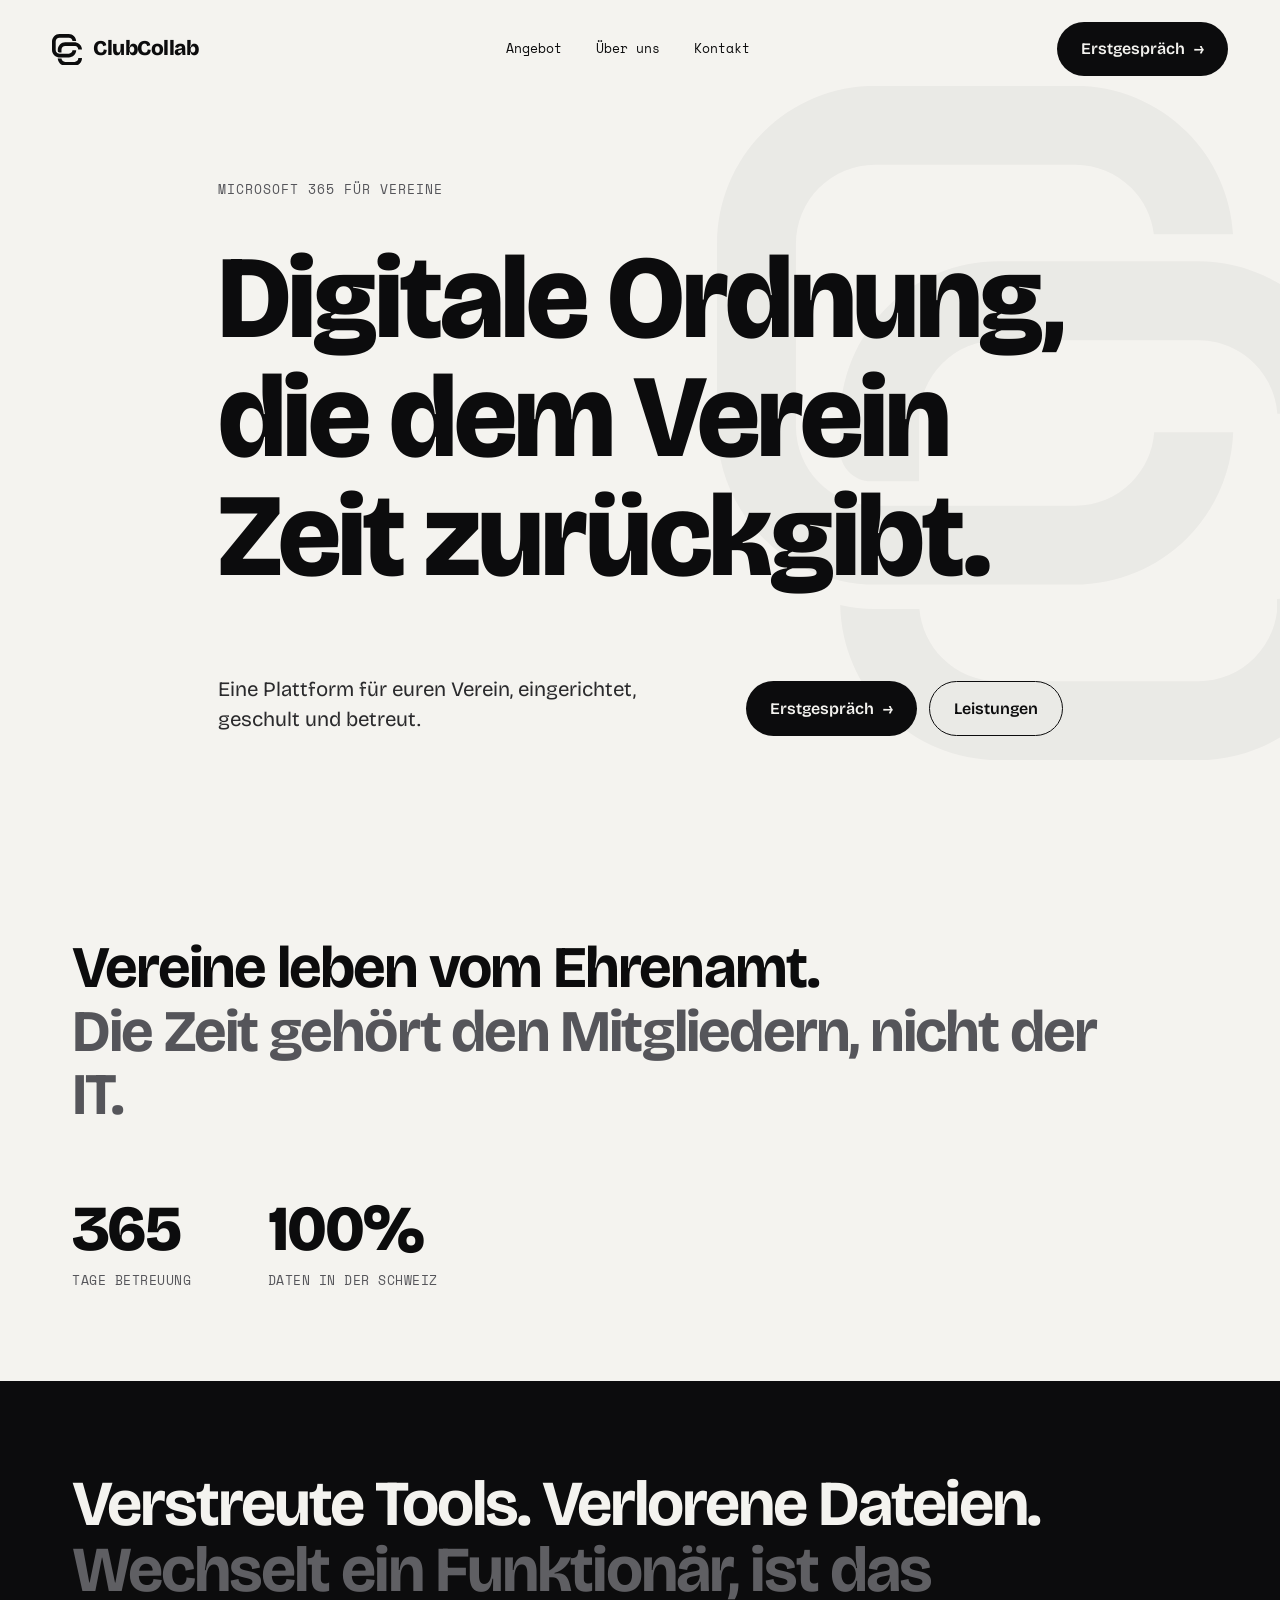
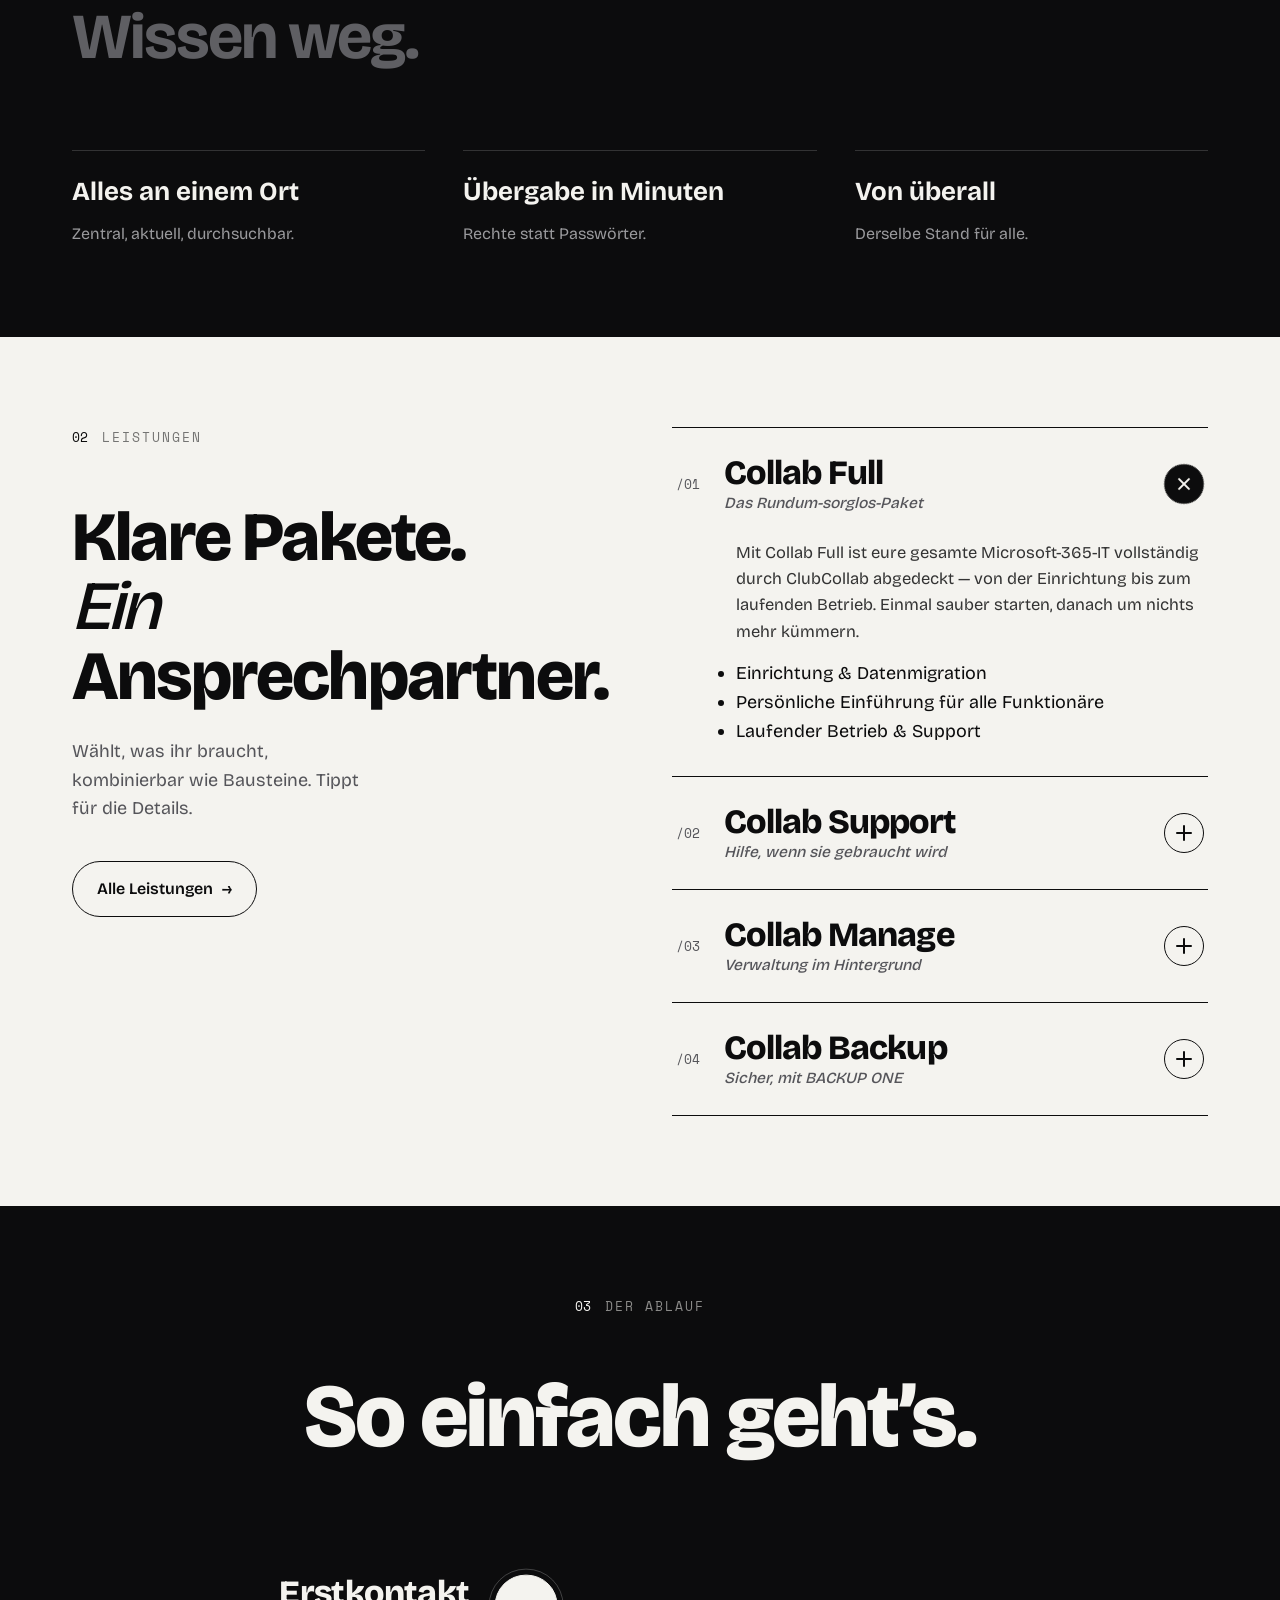
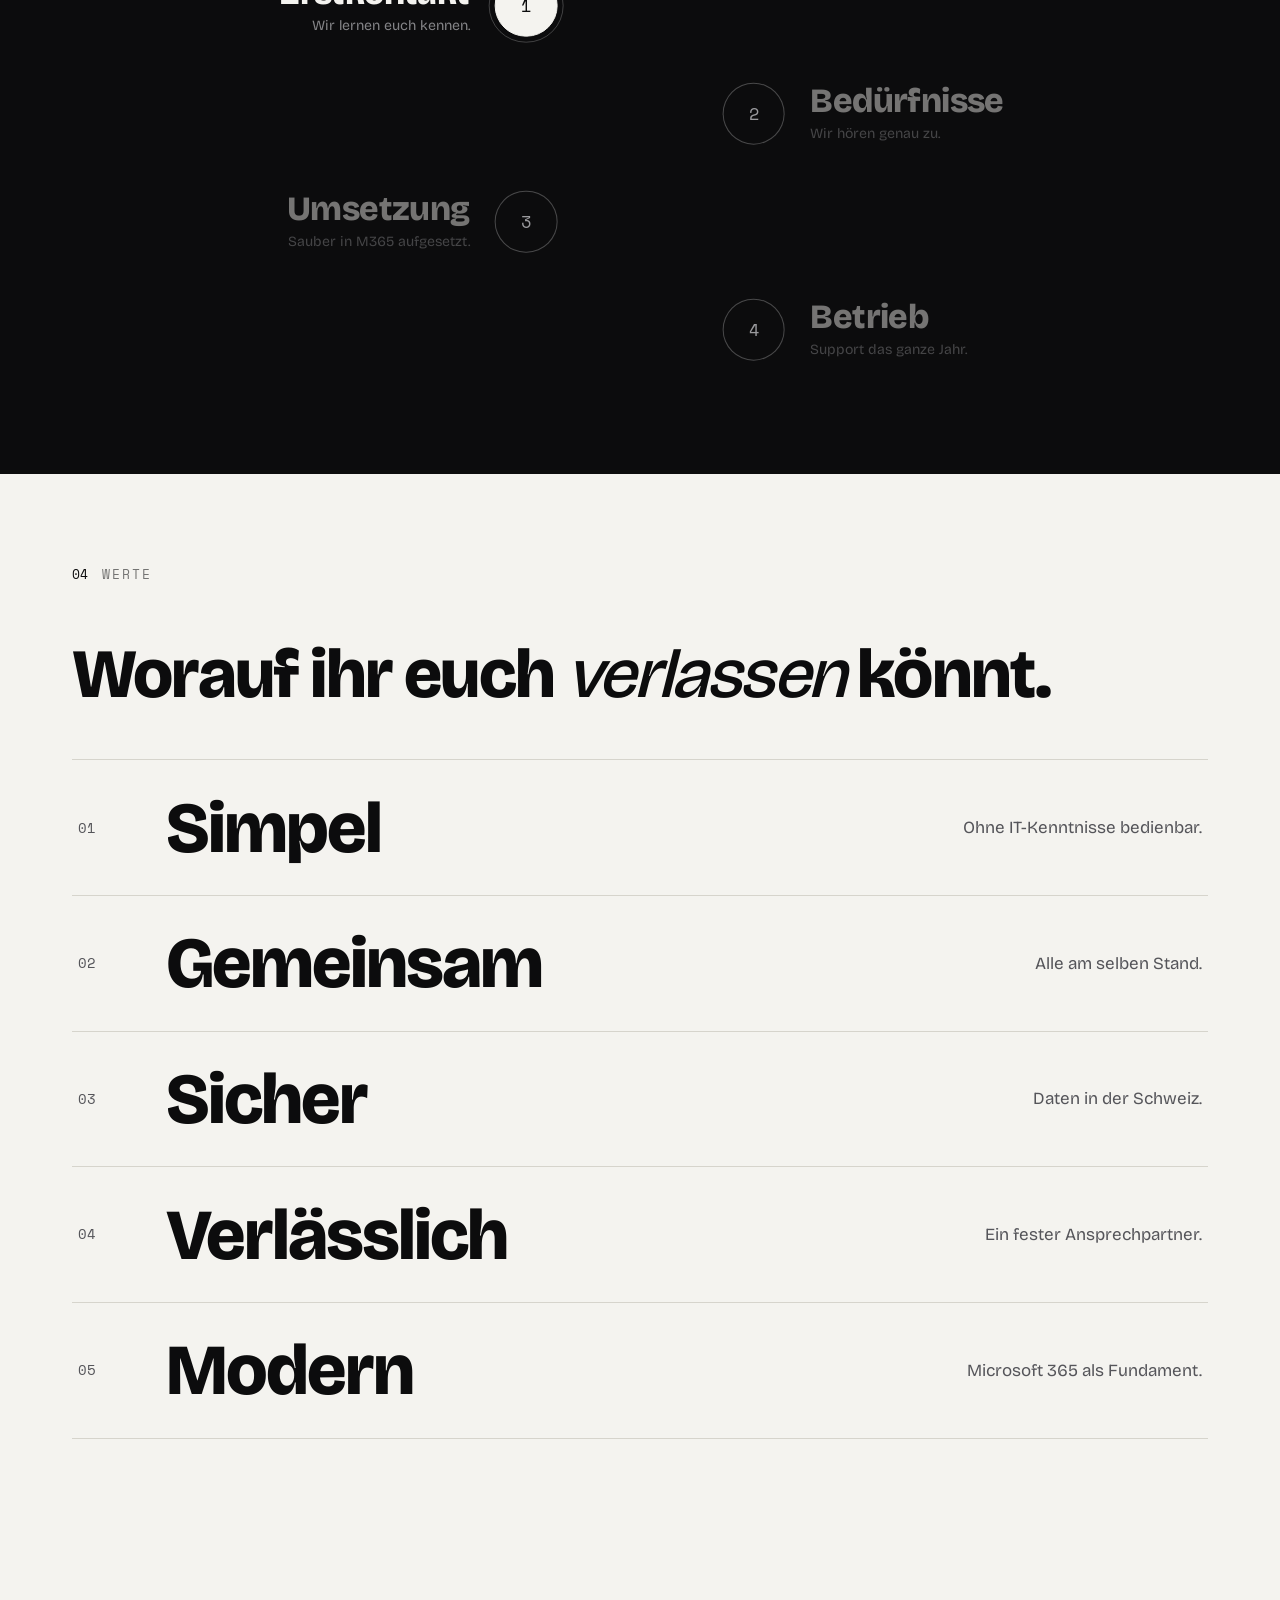
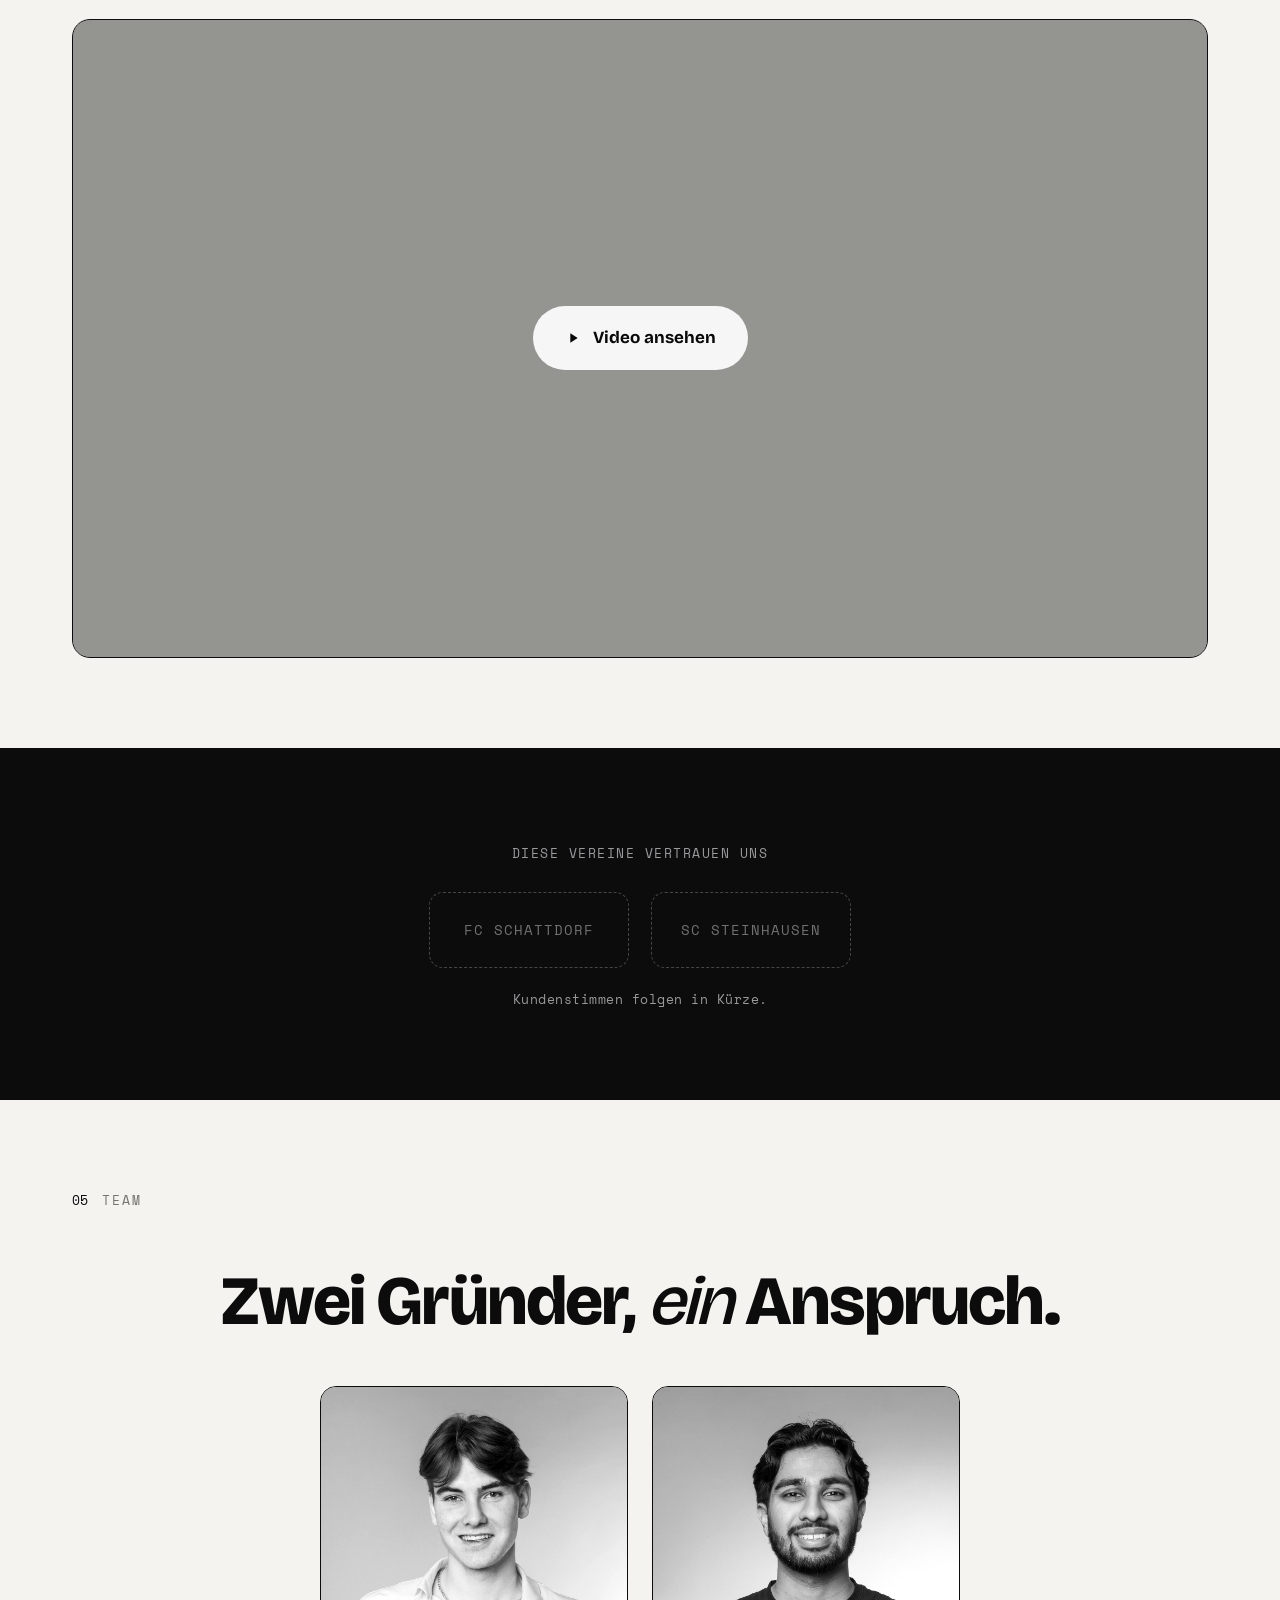
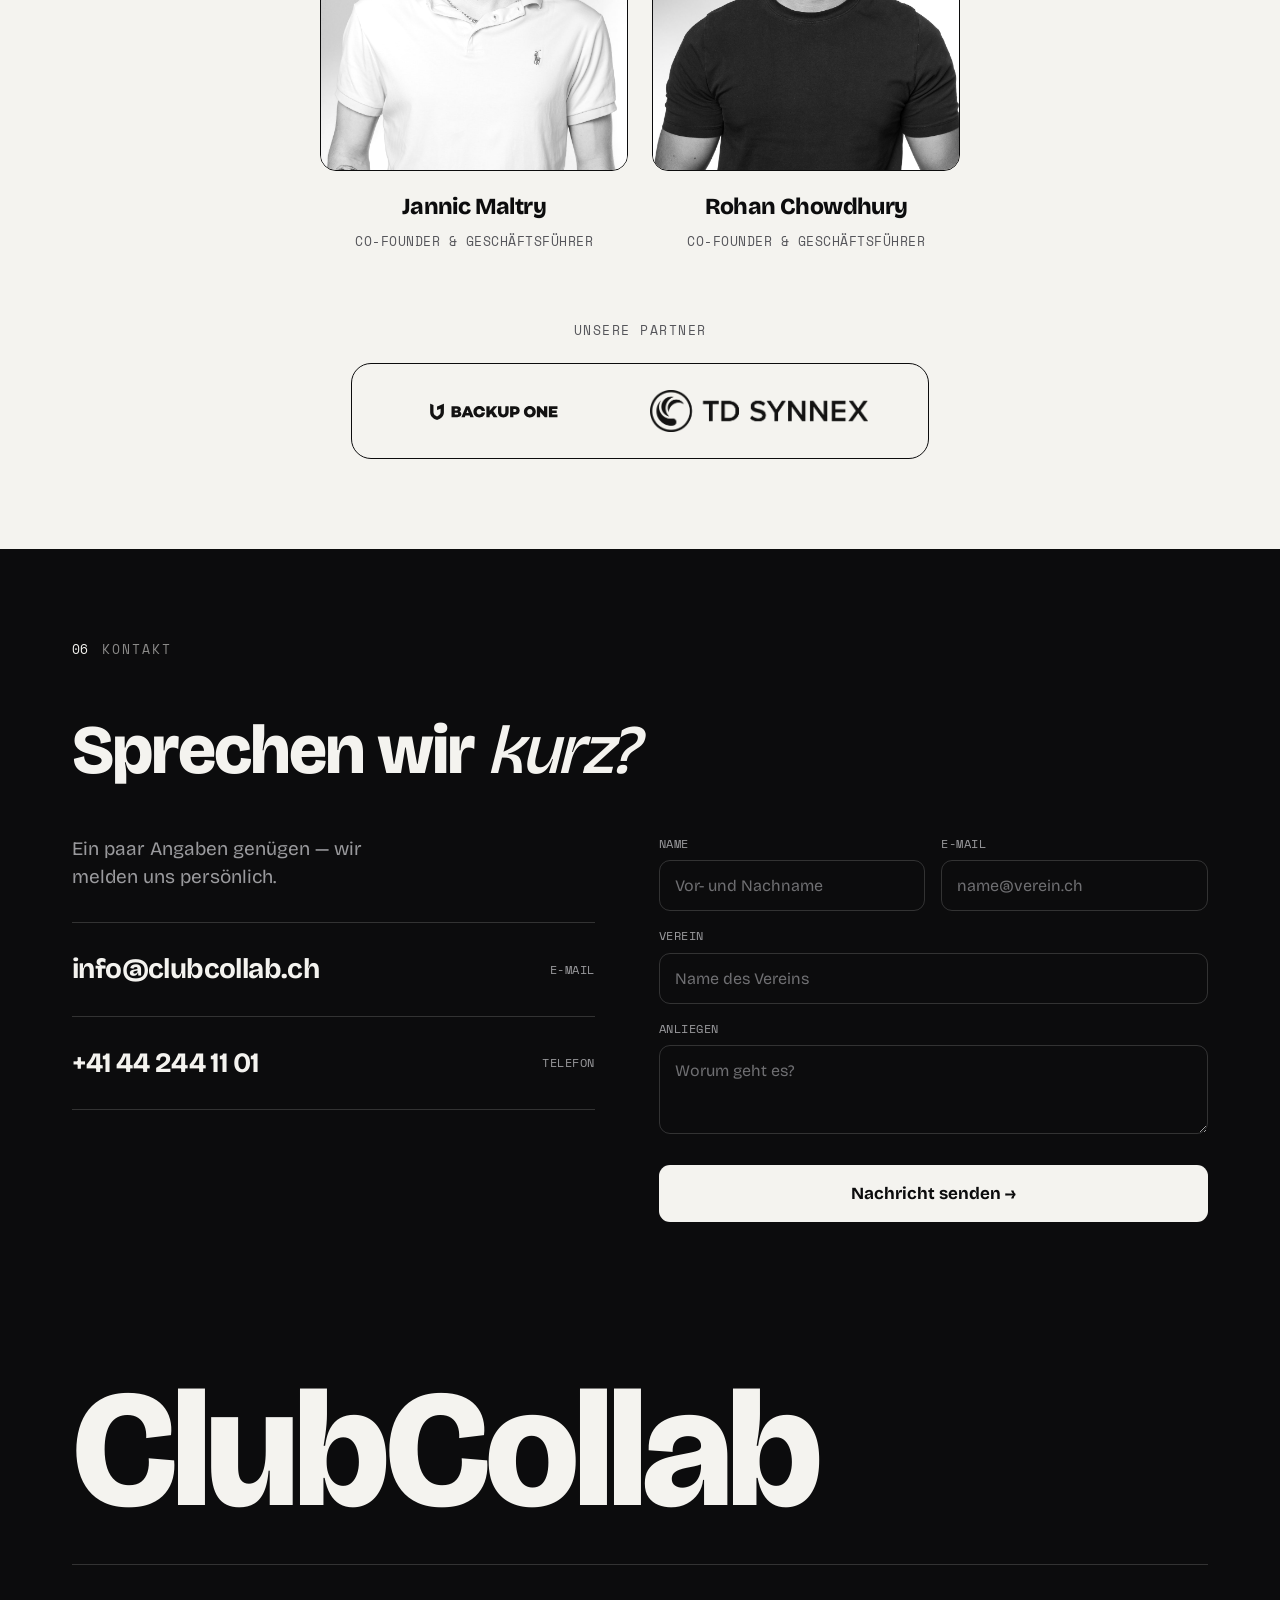
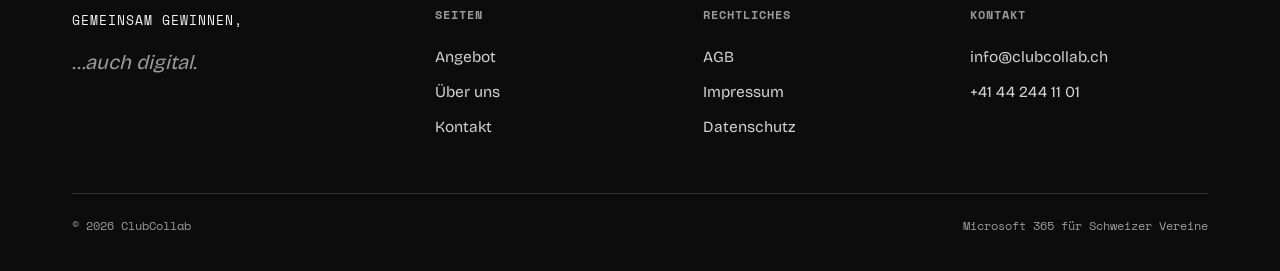
<file: index.html>
<!DOCTYPE html>
<html lang="de">
<head>
<meta charset="UTF-8">
<meta name="viewport" content="width=device-width, initial-scale=1.0">
<title>ClubCollab — Digitale Ordnung für Vereine</title>
<meta name="description" content="ClubCollab: Microsoft 365 für Schweizer Vereine. Eine Plattform für alles — eingerichtet und betreut.">
<link rel="icon" href="./assets/favicon.svg">
<link rel="preconnect" href="https://fonts.googleapis.com">
<link rel="preconnect" href="https://fonts.gstatic.com" crossorigin>
<link href="https://fonts.googleapis.com/css2?family=Bricolage+Grotesque:opsz,wght@12..96,400;12..96,500;12..96,600;12..96,700;12..96,800&family=Space+Mono:wght@400;700&display=swap" rel="stylesheet">
<style>
:root{
  --paper:#f4f3ef;
  --paper-2:#e9e7e0;
  --ink:#0c0c0d;
  --muted:#55555a;
  --muted-d:#9a9a9d;
  --line:#d6d4cc;
  --line-d:rgba(255,255,255,.16);
}
*{margin:0;padding:0;box-sizing:border-box}
html{scroll-behavior:smooth}
body{background:var(--paper);color:var(--ink);font-family:'Bricolage Grotesque',system-ui,sans-serif;
  -webkit-font-smoothing:antialiased;overflow-x:hidden;font-size:18px;line-height:1.6}
a{color:inherit;text-decoration:none}
img,svg{display:block;max-width:100%}
::selection{background:var(--ink);color:var(--paper)}
.mono{font-family:'Space Mono',monospace}
.label{font-family:'Space Mono',monospace;font-size:12.5px;letter-spacing:1px;text-transform:uppercase}

.progress{position:fixed;top:0;left:0;height:2px;width:0;background:var(--ink);z-index:1000;mix-blend-mode:difference;transition:width .15s ease-out}

/* NAV */
nav{position:fixed;top:0;left:0;right:0;z-index:900;display:flex;align-items:center;justify-content:space-between;
  padding:22px clamp(20px,5vw,52px);transition:.4s;border-bottom:1px solid transparent}
nav.scrolled{background:rgba(244,243,239,.9);backdrop-filter:blur(14px);border-color:var(--line);padding-top:15px;padding-bottom:15px}
.brand{display:flex;align-items:center;gap:11px;font-weight:800;letter-spacing:-.5px;font-size:21px}
.brand .mark{width:30px;height:30px;color:var(--ink)}
.navlinks{display:flex;gap:6px}
.navlinks a{font-family:'Space Mono',monospace;font-size:13px;padding:8px 14px;border-radius:100px;transition:.25s;color:var(--ink)}
.navlinks a:hover{background:var(--ink);color:var(--paper)}
.btn{display:inline-flex;align-items:center;gap:9px;background:var(--ink);color:var(--paper);font-weight:600;font-size:16px;
  padding:14px 24px;border-radius:100px;transition:.3s;border:none;cursor:pointer;font-family:'Bricolage Grotesque'}
.btn:hover{transform:translateY(-2px)}
.btn .ar{transition:.3s}.btn:hover .ar{transform:translateX(3px)}
.btn.line{background:transparent;color:var(--ink);border:1.5px solid var(--ink)}
.btn.line:hover{background:var(--ink);color:var(--paper)}
.btn.inv{background:var(--paper);color:var(--ink)}
.navlinks>.btn{display:none}
.nav-cta{display:flex;align-items:center;gap:12px}
.nav-toggle{display:none;width:46px;height:46px;border:1.5px solid var(--ink);border-radius:12px;background:transparent;cursor:pointer;align-items:center;justify-content:center;flex-direction:column;gap:5px}
.nav-toggle span{display:block;width:20px;height:2px;background:var(--ink);transition:.3s}
nav.open .nav-toggle span:nth-child(1){transform:translateY(7px) rotate(45deg)}
nav.open .nav-toggle span:nth-child(2){opacity:0}
nav.open .nav-toggle span:nth-child(3){transform:translateY(-7px) rotate(-45deg)}
.nav-backdrop{position:fixed;inset:0;background:rgba(0,0,0,.4);opacity:0;pointer-events:none;transition:.3s;z-index:899}
@media(max-width:860px){
  .nav-toggle{display:flex}
  .nav-cta>.btn{display:none}
  .navlinks{position:fixed;top:0;right:0;height:100dvh;width:min(82vw,340px);background:var(--ink);
    flex-direction:column;align-items:stretch;justify-content:flex-start;gap:6px;padding:96px 24px 32px;
    transform:translateX(100%);transition:transform .4s cubic-bezier(.16,1,.3,1);box-shadow:-20px 0 60px rgba(0,0,0,.3)}
  nav.open .navlinks{transform:none}
  .navlinks a{color:var(--paper);font-family:'Bricolage Grotesque';font-size:22px;font-weight:700;padding:14px 6px;border-bottom:1px solid var(--line-d);border-radius:0}
  .navlinks a:hover{background:transparent;color:var(--paper);padding-left:12px}
  .navlinks>.btn{display:flex;margin-top:18px;justify-content:center;background:var(--paper);color:var(--ink);border:none}
  nav.open ~ .nav-backdrop{opacity:1;pointer-events:auto}
}

.container{max-width:1240px;margin:0 auto;padding:0 clamp(20px,5vw,52px);position:relative}

/* HERO */
.hero{position:relative;min-height:94vh;display:flex;flex-direction:column;justify-content:center;padding:130px 0 60px;overflow:hidden}
.hero-mono{position:absolute;right:-6vw;top:50%;transform:translateY(-50%);width:min(52vw,640px);color:rgba(12,12,13,.04);z-index:0;pointer-events:none}
.hero .container{z-index:2}
.hero .ey{color:var(--muted);margin-bottom:clamp(26px,4vw,42px);display:block}
h1.hero-h{font-weight:800;letter-spacing:-3px;line-height:.96;font-size:clamp(46px,9.2vw,138px)}
h1.hero-h .o{-webkit-text-stroke:2px var(--ink);color:transparent}
.line-rise{display:block;overflow:hidden;padding-bottom:.05em}
.line-rise>span{display:inline-block;will-change:transform}
@media (prefers-reduced-motion:no-preference){
  .line-rise>span{transform:translateY(108%);animation:rise 1.05s cubic-bezier(.16,1,.3,1) forwards}
  .line-rise:nth-child(1)>span{animation-delay:.06s}
  .line-rise:nth-child(2)>span{animation-delay:.18s}
  .line-rise:nth-child(3)>span{animation-delay:.30s}
}
@keyframes rise{to{transform:translateY(0)}}
.hero-bottom{display:flex;justify-content:space-between;align-items:flex-end;gap:30px;flex-wrap:wrap;margin-top:clamp(36px,5vw,56px)}
.hero-lede{font-size:clamp(19px,1.6vw,23px);line-height:1.5;max-width:440px;color:#2a2a2c}
.hero-actions{display:flex;gap:12px;flex-wrap:wrap;margin-top:26px}

/* SECTION base */
section{position:relative}
.sec{padding:clamp(72px,10vh,118px) 0}
.dark{background:var(--ink);color:var(--paper)}
.dark .muted2{color:var(--muted-d)}
.sec-head{display:flex;align-items:center;gap:14px;margin-bottom:clamp(34px,5vw,56px)}
.sec-head .no{font-family:'Space Mono',monospace;font-size:13px}
.sec-head .ti{font-family:'Space Mono',monospace;font-size:13px;letter-spacing:2px;text-transform:uppercase;opacity:.55}
h2{font-weight:800;letter-spacing:-1.8px;line-height:1.0;font-size:clamp(34px,5.4vw,74px)}
h2 em{font-style:italic;font-weight:500}

/* gentle reveal */
.reveal{opacity:0;transform:translateY(24px);transition:opacity .9s cubic-bezier(.16,1,.3,1),transform .9s cubic-bezier(.16,1,.3,1)}
.reveal.in{opacity:1;transform:none}
@media (prefers-reduced-motion:reduce){.reveal{opacity:1;transform:none;transition:none}}

/* 01 ANSATZ — one bold statement */
.statement{max-width:1040px}
.statement .big{font-weight:700;font-size:clamp(28px,4.6vw,62px);line-height:1.08;letter-spacing:-1.8px}
.statement .big .dim{color:var(--muted)}
.mini{display:flex;gap:clamp(30px,6vw,80px);margin-top:clamp(40px,6vw,70px);flex-wrap:wrap}
.mini div .n{font-weight:800;font-size:clamp(40px,5vw,68px);letter-spacing:-2px;line-height:1}
.mini div .l{font-family:'Space Mono',monospace;font-size:12.5px;color:var(--muted);text-transform:uppercase;letter-spacing:.5px;margin-top:10px}

/* PROBLEM (dark) — short */
.problem h3{font-weight:700;font-size:clamp(30px,5vw,68px);letter-spacing:-2px;line-height:1.04;max-width:1000px}
.problem h3 .dim{color:#5f5f63}
.problem-grid{display:grid;grid-template-columns:repeat(3,1fr);gap:clamp(20px,3vw,40px);margin-top:clamp(50px,7vw,80px)}
@media(max-width:760px){.problem-grid{grid-template-columns:1fr;gap:28px}}
.problem-grid .it{border-top:1px solid var(--line-d);padding-top:20px}
.problem-grid .it b{font-size:clamp(20px,2.4vw,26px);font-weight:700;display:block;margin-bottom:8px}
.problem-grid .it p{font-size:16px;color:var(--muted-d)}

/* 02 LEISTUNGEN — sticky split, lean */
.split{display:grid;grid-template-columns:.8fr 1.2fr;gap:clamp(30px,5vw,80px);align-items:start}
@media(max-width:880px){.split{grid-template-columns:1fr;gap:36px}}
.ss-left{position:sticky;top:130px}
@media(max-width:880px){.ss-left{position:static}}
.ss-left h2{margin:14px 0 26px}
.ss-left .lede{color:var(--muted);font-size:18px;max-width:300px;margin-bottom:34px}
.ss-left .btn{margin-top:4px}
/* accordion packages */
.acc-list{border-top:1.5px solid var(--ink)}
.acc{border-bottom:1.5px solid var(--ink)}
.acc-head{width:100%;display:flex;align-items:center;gap:clamp(14px,2vw,24px);background:none;border:none;cursor:pointer;
  padding:clamp(20px,2.4vw,28px) 4px;text-align:left;font-family:inherit;color:var(--ink);transition:padding .3s}
.acc-head:hover{padding-left:12px}
.acc-no{font-family:'Space Mono',monospace;font-size:13px;color:var(--muted);flex:none}
.acc-titles{flex:1;display:flex;flex-direction:column;gap:4px;min-width:0}
.acc-name{font-size:clamp(22px,2.8vw,34px);font-weight:800;letter-spacing:-.8px;line-height:1}
.acc-tag{font-style:italic;font-weight:500;font-size:15.5px;color:var(--muted)}
.acc-ic{flex:none;width:40px;height:40px;border:1.5px solid var(--ink);border-radius:50%;position:relative;transition:transform .45s cubic-bezier(.16,1,.3,1),background .3s}
.acc-ic::before,.acc-ic::after{content:"";position:absolute;background:var(--ink);border-radius:2px}
.acc-ic::before{top:50%;left:11px;right:11px;height:2px;transform:translateY(-50%)}
.acc-ic::after{left:50%;top:11px;bottom:11px;width:2px;transform:translateX(-50%)}
.acc.open .acc-ic{transform:rotate(135deg);background:var(--ink)}
.acc.open .acc-ic::before,.acc.open .acc-ic::after{background:var(--paper)}
.acc-body{max-height:0;overflow:hidden;transition:max-height .5s cubic-bezier(.16,1,.3,1)}
.acc.open .acc-body{max-height:420px}
.acc-inner{padding:0 4px clamp(24px,2.6vw,30px) clamp(30px,5vw,64px)}
.acc-text{font-size:16.5px;line-height:1.6;color:#333}
.acc-inner .ulist{margin-top:14px}
@media(max-width:560px){.acc-ic{width:36px;height:36px}.acc-inner{padding-left:6px}}

/* 03 ABLAUF — serpentine scroll timeline (dark) */
.jwrap{position:relative;margin-top:clamp(50px,7vw,90px);color:var(--paper)}
.jsvg{position:absolute;inset:0;width:100%;height:100%;z-index:0;overflow:visible;color:rgba(255,255,255,.9);pointer-events:none}
.jstep{position:relative;z-index:1;min-height:clamp(98px,12vh,124px)}
.jnode{position:absolute;top:50%;left:40%;transform:translate(-50%,-50%);z-index:2;
  width:clamp(54px,4.9vw,68px);height:clamp(54px,4.9vw,68px);border-radius:50%;display:grid;place-items:center;
  background:var(--ink);border:1.5px solid rgba(255,255,255,.25);font-family:'Space Mono',monospace;font-size:17px;color:var(--muted-d);
  transition:background .5s,color .5s,border-color .5s}
.jstep[data-side="right"] .jnode{left:60%}
.jnode::after{content:"";position:absolute;inset:-7px;border-radius:50%;border:1px solid rgba(255,255,255,0);transition:border-color .5s}
.jnode.on{background:var(--paper);color:var(--ink);border-color:var(--paper)}
.jnode.on::after{border-color:rgba(255,255,255,.22)}
.jcontent{position:absolute;top:50%;transform:translateY(-50%);max-width:30%;z-index:2}
.jstep[data-side="left"] .jcontent{right:65%;text-align:right}
.jstep[data-side="right"] .jcontent{left:65%;text-align:left}
.jcontent h4{font-size:clamp(22px,2.7vw,34px);font-weight:800;letter-spacing:-.6px;line-height:1.05;opacity:.45;transition:opacity .5s}
.jcontent p{font-size:clamp(14px,1.1vw,16.5px);color:var(--muted-d);line-height:1.4;margin-top:6px;opacity:.4;transition:opacity .5s}
.jstep.on .jcontent h4{opacity:1}
.jstep.on .jcontent p{opacity:.85}
/* clean vertical timeline on tablets & phones (serpentine only on real desktop) */
@media(max-width:1024px){
  .jwrap{margin-top:36px;max-width:680px;margin-left:auto;margin-right:auto}
  .jsvg{display:none!important}
  .jwrap::before{content:"";position:absolute;left:23px;top:34px;bottom:34px;width:2px;background:rgba(255,255,255,.22);z-index:0}
  .jstep{display:flex;align-items:center;gap:22px;min-height:auto;padding:15px 0}
  .jnode{position:static!important;transform:none!important;flex:none;width:48px;height:48px;font-size:16px;left:auto!important}
  .jstep[data-side="right"] .jnode{left:auto!important}
  .jcontent{position:static!important;transform:none!important;max-width:none!important;text-align:left!important}
  .jstep[data-side="left"] .jcontent,.jstep[data-side="right"] .jcontent{right:auto;left:auto;text-align:left}
  .jcontent h4{font-size:clamp(20px,4.5vw,26px)}
  .jcontent p{font-size:clamp(15px,3.6vw,17px)}
}
@media (prefers-reduced-motion:reduce){
  #jline{stroke-dashoffset:0!important}
  .jnode{background:var(--paper);color:var(--ink);border-color:var(--paper)}
  .jcontent h4,.jcontent p{opacity:1}
}

/* 04 WERTE — type index, lean */
.vindex{border-top:1px solid var(--line);margin-top:clamp(34px,5vw,50px)}
.vrow{display:grid;grid-template-columns:64px 1fr auto;gap:24px;align-items:center;padding:clamp(20px,2.6vw,34px) 6px;border-bottom:1px solid var(--line);transition:padding .4s,background .4s}
.vrow:hover{padding-left:18px;background:var(--paper-2)}
.vrow .vn{font-family:'Space Mono',monospace;font-size:14px;color:var(--muted)}
.vrow .vname{font-weight:800;font-size:clamp(32px,5.6vw,76px);letter-spacing:-2px;line-height:.95;transition:transform .4s}
.vrow:hover .vname{transform:translateX(8px)}
.vrow .vdesc{font-size:17px;color:var(--muted);text-align:right;max-width:300px}
@media(max-width:780px){.vrow{grid-template-columns:44px 1fr;gap:14px}.vrow .vdesc{grid-column:2;text-align:left;font-size:15.5px;margin-top:4px}}

/* STATS (dark) */
.stats{display:grid;grid-template-columns:repeat(4,1fr)}
@media(max-width:760px){.stats{grid-template-columns:1fr 1fr;gap:30px 0}}
.st{padding-left:26px;border-left:1px solid var(--line-d)}
.st .n{font-weight:800;font-size:clamp(48px,6vw,88px);letter-spacing:-3px;line-height:1}
.st .l{font-family:'Space Mono',monospace;font-size:12.5px;color:var(--muted-d);text-transform:uppercase;letter-spacing:.5px;margin-top:12px}

/* VIDEO */
.video{position:relative;aspect-ratio:16/9;border-radius:18px;overflow:hidden;border:1.5px solid var(--ink)}
.video iframe{width:100%;height:100%;border:0}
.vposter{position:absolute;inset:0;background-size:cover;background-position:center;display:grid;place-items:center;cursor:pointer;filter:grayscale(1) contrast(1.03)}
.vposter::after{content:"";position:absolute;inset:0;background:rgba(8,8,9,.4)}
.vplay{position:relative;z-index:2;background:var(--paper);color:var(--ink);padding:18px 32px;border-radius:100px;font-weight:700;font-size:17px;display:flex;gap:12px;align-items:center;transition:transform .3s}
.vposter:hover .vplay{transform:scale(1.05)}

/* QUOTE (dark) */
.bigquote{max-width:1080px}
.bigquote .stars{font-family:'Space Mono',monospace;letter-spacing:4px;margin-bottom:24px;font-size:16px}
.bigquote q{font-weight:600;font-size:clamp(30px,5vw,70px);line-height:1.06;letter-spacing:-2px;quotes:none}
.bigquote q em{font-style:italic;font-weight:400}
.bigquote cite{display:block;margin-top:30px;font-style:normal;font-family:'Space Mono',monospace;font-size:13px;color:var(--muted-d)}
.logos-strip{margin-top:clamp(50px,7vw,84px);text-align:center;border-top:1px solid var(--line-d);padding-top:clamp(34px,5vw,50px)}
.logos-strip .ls-label{font-family:'Space Mono',monospace;font-size:13px;letter-spacing:1.5px;text-transform:uppercase;color:var(--muted-d)}
.logos-strip .ls-row{display:flex;flex-wrap:wrap;justify-content:center;gap:clamp(14px,1.8vw,22px);margin-top:26px}
.logo-ph{min-width:clamp(150px,20vw,200px);height:76px;padding:0 22px;border:1.5px dashed rgba(255,255,255,.24);border-radius:14px;display:grid;place-items:center;
  font-family:'Space Mono',monospace;font-size:14px;letter-spacing:1px;text-transform:uppercase;color:rgba(255,255,255,.42);transition:.3s}
.logo-ph:hover{border-color:rgba(255,255,255,.5);color:rgba(255,255,255,.65)}
.logos-strip .ls-note{font-family:'Space Mono',monospace;font-size:12.5px;letter-spacing:.5px;color:var(--muted-d);margin-top:22px}
@media(max-width:520px){.logo-ph{min-width:44%;height:64px;font-size:12.5px}}

/* TEAM */
.team{display:grid;grid-template-columns:repeat(2,1fr);gap:24px;max-width:640px;margin-left:auto;margin-right:auto}
.team .mem{text-align:center}
@media(max-width:620px){.team{grid-template-columns:1fr;max-width:360px}}
.mem .ph{aspect-ratio:4/5;background:var(--paper-2);border:1.5px solid var(--ink);border-radius:16px;
  margin-bottom:18px;overflow:hidden;position:relative}
.mem .ph img{width:100%;height:100%;object-fit:cover;object-position:center top;filter:grayscale(1) contrast(1.02);
  transform:scale(1.32);transform-origin:top center;transition:transform .6s cubic-bezier(.16,1,.3,1)}
.mem:hover .ph img{transform:scale(1.37)}
.mem h4{font-size:23px;font-weight:800;letter-spacing:-.6px}
.mem .pos{font-family:'Space Mono',monospace;font-size:12.5px;color:var(--muted);text-transform:uppercase;letter-spacing:.5px;margin-top:6px}
.partners{display:flex;flex-direction:column;align-items:center;gap:22px;margin-top:68px;text-align:center}
.partners .lbl{font-family:'Space Mono',monospace;font-size:13px;text-transform:uppercase;letter-spacing:1.5px;color:var(--muted)}
.partners .logos{display:flex;align-items:center;justify-content:center;gap:clamp(34px,6vw,72px);flex-wrap:wrap;
  border:1.5px solid var(--ink);border-radius:20px;padding:26px clamp(30px,5vw,60px);background:var(--paper)}
.partners img{height:42px;filter:grayscale(1) brightness(0);opacity:.92;transition:transform .3s,opacity .3s}
.partners img:hover{opacity:1;transform:translateY(-3px)}
@media(max-width:520px){.partners img{height:32px}}

/* CONTACT (dark) */
.contact{display:grid;grid-template-columns:1fr 1.05fr;gap:clamp(30px,5vw,70px)}
@media(max-width:880px){.contact{grid-template-columns:1fr;gap:38px}}
.contact .links{display:flex;flex-direction:column}
.contact .links a{display:flex;justify-content:space-between;align-items:center;padding:24px 0;border-top:1px solid var(--line-d);
  font-size:clamp(20px,2.2vw,28px);font-weight:700;letter-spacing:-.6px;transition:padding .3s}
.contact .links a:last-child{border-bottom:1px solid var(--line-d)}
.contact .links a:hover{padding-left:12px}
.contact .links a small{font-family:'Space Mono',monospace;font-size:12px;color:var(--muted-d);font-weight:400;letter-spacing:.5px;text-transform:uppercase}
form{display:flex;flex-direction:column;gap:16px}
form .g2{display:grid;grid-template-columns:1fr 1fr;gap:16px}
@media(max-width:520px){form .g2{grid-template-columns:1fr}}
.fld label{font-family:'Space Mono',monospace;font-size:11.5px;letter-spacing:.5px;text-transform:uppercase;color:var(--muted-d);display:block;margin-bottom:7px}
input,select,textarea{width:100%;background:transparent;border:1.5px solid var(--line-d);border-radius:11px;padding:15px;
  font-family:'Bricolage Grotesque';font-size:16px;color:var(--paper);outline:none;transition:border-color .25s}
input::placeholder,textarea::placeholder{color:#6f6f72}
select{color:var(--paper)}select option{color:#000}
input:focus,select:focus,textarea:focus{border-color:var(--paper)}
form button{margin-top:6px;background:var(--paper);color:var(--ink);border:none;padding:18px;border-radius:11px;font-weight:700;font-size:17px;cursor:pointer;transition:transform .3s;font-family:'Bricolage Grotesque'}
form button:hover{transform:translateY(-2px)}

/* FOOTER */
footer{background:var(--ink);color:var(--paper);padding:70px 0 36px}
.foot-big{font-weight:800;font-size:clamp(48px,13vw,180px);letter-spacing:-5px;line-height:.82;margin-bottom:46px}
.foot-grid{display:grid;grid-template-columns:1.4fr 1fr 1fr 1fr;gap:30px;padding-top:40px;border-top:1px solid var(--line-d)}
@media(max-width:760px){.foot-grid{grid-template-columns:1fr 1fr}}
.foot-brand .serify{font-style:italic;font-size:20px;margin-top:12px;display:block;max-width:240px;color:var(--muted-d)}
.foot-col h5{font-family:'Space Mono',monospace;font-size:12px;text-transform:uppercase;letter-spacing:1px;color:var(--muted-d);margin-bottom:16px}
.foot-col a{display:block;font-size:15.5px;padding:5px 0;transition:padding .2s;opacity:.85}
.foot-col a:hover{opacity:1;padding-left:5px}
.foot-base{display:flex;justify-content:space-between;flex-wrap:wrap;gap:12px;margin-top:48px;padding-top:22px;border-top:1px solid var(--line-d);font-family:'Space Mono',monospace;font-size:12px;color:var(--muted-d)}
.badge{position:fixed;bottom:18px;left:18px;z-index:800;background:var(--ink);color:var(--paper);font-family:'Space Mono',monospace;font-size:11px;letter-spacing:.5px;text-transform:uppercase;padding:8px 14px;border-radius:100px}

/* ---- mobile readability: keep small text legible for older users ---- */
@media(max-width:680px){
  body{font-size:17px}
  .label{font-size:13px}
  .sec-head .no,.sec-head .ti{font-size:12.5px}
  .svc .svc-no,.svc .pill,.svc .feat span{font-size:12.5px}
  .mini div .l,.st .l{font-size:13px;letter-spacing:.4px}
  .mem .pos{font-size:13px}
  .fld label{font-size:13px}
  .contact .links a small{font-size:12.5px}
  .foot-col a{font-size:16px}
  .foot-col h5,.foot-base{font-size:13px}
  h1.hero-h{font-size:clamp(56px,15vw,82px);letter-spacing:-2px}
  .hero-lede{font-size:19px}
  .statement .col p,.svc p,.vrow .vdesc{font-size:16px}
  .container{padding-left:20px;padding-right:20px}
}
</style>
</head>
<body>
<div class="progress" id="progress"></div>

<svg width="0" height="0" style="position:absolute"><symbol id="mono" viewBox="0 0 620 654">
<path fill-rule="evenodd" clip-rule="evenodd" d="M119.342 479.755C91.3726 473.395 65.5185 459.271 44.915 438.671C16.176 409.929 0.0253906 370.941 0.0253906 330.289L0.0253906 153.529C0.0253906 112.886 16.176 73.8978 44.915 45.1561C73.6634 16.4053 112.644 0.257812 153.294 0.257812L346.935 0.257812C387.586 0.257812 426.566 16.4053 455.314 45.1561C481.827 71.6669 497.626 106.895 499.917 144.101H423.161C421.074 127.207 413.412 111.384 401.241 99.2211C386.843 84.8188 367.307 76.7226 346.935 76.7226L153.294 76.7226C132.923 76.7226 113.386 84.8188 98.9888 99.2211C84.5821 113.623 76.493 133.163 76.493 153.529L76.493 330.289C76.493 350.664 84.5821 370.194 98.9888 384.597C104.972 390.588 111.856 395.491 119.314 399.17C129.787 404.334 141.401 407.095 153.294 407.095H346.935C367.307 407.095 386.843 399.008 401.241 384.597C414.321 371.526 422.188 354.227 423.533 335.911L500.102 335.911C498.683 374.521 482.727 411.251 455.314 438.671C426.566 467.412 387.586 483.56 346.935 483.56H153.294C141.782 483.56 130.39 482.265 119.342 479.755Z"/>
<path fill-rule="evenodd" clip-rule="evenodd" d="M466.22 170.339C477.733 170.339 489.124 171.635 500.173 174.154C528.142 180.505 553.996 194.637 574.599 215.238C602.012 242.648 617.968 279.387 619.387 317.997H542.818C541.473 299.682 533.606 282.374 520.526 269.303C514.543 263.311 507.659 258.418 500.21 254.738C489.737 249.566 478.122 246.804 466.22 246.804L272.579 246.804C252.208 246.804 232.671 254.9 218.274 269.303C203.867 283.705 195.778 303.244 195.778 323.611L195.778 383.514H149.163C132.678 383.514 119.311 370.146 119.311 353.657C119.311 338.652 119.311 323.611 119.311 323.611C119.311 282.967 135.461 243.979 164.2 215.238C192.949 186.487 231.929 170.339 272.579 170.339L466.22 170.339Z"/>
<path fill-rule="evenodd" clip-rule="evenodd" d="M619.204 509.798C616.912 547.013 601.114 582.241 574.601 608.752C545.853 637.494 506.872 653.641 466.222 653.641H272.581C231.93 653.641 192.95 637.494 164.202 608.752C136.158 580.703 120.11 542.911 119.34 503.339C130.398 505.848 141.78 507.144 153.302 507.144H196.076C197.663 525.037 205.474 541.886 218.275 554.678C232.673 569.089 252.209 577.176 272.581 577.176L466.222 577.176C486.594 577.176 506.13 569.089 520.528 554.678C532.699 542.515 540.361 526.692 542.448 509.798V497.437L619.204 494.963V509.798Z"/>
</symbol></svg>

<nav id="nav">
  <a href="#top" class="brand"><span class="mark"><svg viewBox="0 0 620 654" fill="currentColor"><use href="#mono"/></svg></span>ClubCollab</a>
  <div class="navlinks">
    <a href="./angebot.html">Angebot</a>
    <a href="./ueber-uns.html">Über uns</a>
    <a href="./kontakt.html">Kontakt</a>
    <a href="./kontakt.html" class="btn">Erstgespräch <span class="ar">→</span></a>
  </div>
  <div class="nav-cta">
    <a href="./kontakt.html" class="btn">Erstgespräch <span class="ar">→</span></a>
    <button class="nav-toggle" aria-label="Menü öffnen"><span></span><span></span><span></span></button>
  </div>
</nav>
<div class="nav-backdrop"></div>

<!-- HERO -->
<header class="hero" id="top">
  <div class="hero-mono"><svg viewBox="0 0 620 654" fill="currentColor"><use href="#mono"/></svg></div>
  <div class="container">
    <span class="ey label">Microsoft 365 für Vereine</span>
    <h1 class="hero-h">
      <span class="line-rise"><span>Digitale Ordnung,</span></span>
      <span class="line-rise"><span>die dem Verein</span></span>
      <span class="line-rise"><span>Zeit zurückgibt.</span></span>
    </h1>
    <div class="hero-bottom">
      <p class="hero-lede">Eine Plattform für euren Verein, eingerichtet, geschult und betreut.</p>
      <div class="hero-actions">
        <a href="#kontakt" class="btn">Erstgespräch <span class="ar">→</span></a>
        <a href="#leistungen" class="btn line">Leistungen</a>
      </div>
    </div>
  </div>
</header>

<!-- 01 ANSATZ -->
<section id="ansatz"><div class="container"><div class="sec">
  <div class="statement reveal">
    <p class="big">Vereine leben vom Ehrenamt.<br><span class="dim">Die Zeit gehört den Mitgliedern, nicht der IT.</span></p>
    <div class="mini" id="mini">
      <div><div class="n"><span data-count="365">365</span></div><div class="l">Tage Betreuung</div></div>
      <div><div class="n"><span data-count="100">100</span>%</div><div class="l">Daten in der Schweiz</div></div>
    </div>
  </div>
</div></div></section>

<!-- PROBLEM (dark) -->
<section class="dark"><div class="container"><div class="sec problem">
  <h3 class="reveal">Verstreute Tools. Verlorene Dateien. <span class="dim">Wechselt ein Funktionär, ist das Wissen weg.</span></h3>
  <div class="problem-grid">
    <div class="it reveal"><b>Alles an einem Ort</b><p>Zentral, aktuell, durchsuchbar.</p></div>
    <div class="it reveal"><b>Übergabe in Minuten</b><p>Rechte statt Passwörter.</p></div>
    <div class="it reveal"><b>Von überall</b><p>Derselbe Stand für alle.</p></div>
  </div>
</div></div></section>

<!-- 02 LEISTUNGEN -->
<section id="leistungen"><div class="container"><div class="sec">
  <div class="split">
    <div class="ss-left">
      <div class="sec-head"><span class="no">02</span><span class="ti">Leistungen</span></div>
      <h2>Klare Pakete.<br><em>Ein</em> Ansprechpartner.</h2>
      <p class="lede">Wählt, was ihr braucht, kombinierbar wie Bausteine. Tippt für die Details.</p>
      <a href="./angebot.html" class="btn line">Alle Leistungen <span class="ar">→</span></a>
    </div>
    <div class="acc-list">
      <div class="acc open">
        <button class="acc-head" aria-expanded="true">
          <span class="acc-no">/01</span>
          <span class="acc-titles"><span class="acc-name">Collab Full</span><span class="acc-tag">Das Rundum-sorglos-Paket</span></span>
          <span class="acc-ic" aria-hidden="true"></span>
        </button>
        <div class="acc-body"><div class="acc-inner">
          <p class="acc-text">Mit Collab Full ist eure gesamte Microsoft-365-IT vollständig durch ClubCollab abgedeckt — von der Einrichtung bis zum laufenden Betrieb. Einmal sauber starten, danach um nichts mehr kümmern.</p>
          <ul class="ulist"><li>Einrichtung &amp; Datenmigration</li><li>Persönliche Einführung für alle Funktionäre</li><li>Laufender Betrieb &amp; Support</li></ul>
        </div></div>
      </div>
      <div class="acc">
        <button class="acc-head" aria-expanded="false">
          <span class="acc-no">/02</span>
          <span class="acc-titles"><span class="acc-name">Collab Support</span><span class="acc-tag">Hilfe, wenn sie gebraucht wird</span></span>
          <span class="acc-ic" aria-hidden="true"></span>
        </button>
        <div class="acc-body"><div class="acc-inner">
          <p class="acc-text">Wir lösen eure Microsoft-365-Probleme schnell und zuverlässig — per Telefon oder E-Mail. Ein fester Ansprechpartner kennt euren Verein.</p>
          <ul class="ulist"><li>Persönlicher Ansprechpartner</li><li>Schnelle Reaktionszeiten</li><li>Verständliche Anleitungen</li></ul>
        </div></div>
      </div>
      <div class="acc">
        <button class="acc-head" aria-expanded="false">
          <span class="acc-no">/03</span>
          <span class="acc-titles"><span class="acc-name">Collab Manage</span><span class="acc-tag">Verwaltung im Hintergrund</span></span>
          <span class="acc-ic" aria-hidden="true"></span>
        </button>
        <div class="acc-body"><div class="acc-inner">
          <p class="acc-text">Wir verwalten eure Microsoft-365-Benutzer, Lizenzen und Gruppen. So bleibt eure Umgebung aktuell — ohne dass jemand im Verein zum IT-Profi werden muss.</p>
          <ul class="ulist"><li>Benutzer &amp; Rechte pflegen</li><li>Lizenzen verwalten</li><li>Gruppen &amp; Zugänge</li></ul>
        </div></div>
      </div>
      <div class="acc">
        <button class="acc-head" aria-expanded="false">
          <span class="acc-no">/04</span>
          <span class="acc-titles"><span class="acc-name">Collab Backup</span><span class="acc-tag">Sicher, mit BACKUP ONE</span></span>
          <span class="acc-ic" aria-hidden="true"></span>
        </button>
        <div class="acc-body"><div class="acc-inner">
          <p class="acc-text">Zuverlässige Datensicherung für eure Microsoft-365-Daten — automatisch, auf Schweizer Servern, gemeinsam mit BACKUP ONE. Geht etwas verloren, stellen wir es in Minuten wieder her.</p>
          <ul class="ulist"><li>Automatische Backups</li><li>Wiederherstellung in Minuten</li><li>Schweizer Rechenzentren</li></ul>
        </div></div>
      </div>
    </div>
  </div>
</div></div></section>

<!-- 03 ABLAUF (dark) — serpentine scroll timeline -->
<section id="ablauf" class="dark"><div class="container"><div class="sec">
  <div class="sec-head reveal" style="justify-content:center;text-align:center"><span class="no">03</span><span class="ti">Der Ablauf</span></div>
  <h2 class="reveal" style="text-align:center;margin-bottom:10px;font-size:clamp(42px,7vw,98px)">So einfach geht’s.</h2>
  <div class="jwrap" id="jwrap">
    <svg class="jsvg" id="jsvg" preserveAspectRatio="none" aria-hidden="true"><path id="jline" fill="none" stroke="currentColor" stroke-width="2" stroke-linecap="round"/></svg>
    <div class="jstep" data-side="left"><div class="jnode"><span>1</span></div><div class="jcontent"><h4>Erstkontakt</h4><p>Wir lernen euch kennen.</p></div></div>
    <div class="jstep" data-side="right"><div class="jnode"><span>2</span></div><div class="jcontent"><h4>Bedürfnisse</h4><p>Wir hören genau zu.</p></div></div>
    <div class="jstep" data-side="left"><div class="jnode"><span>3</span></div><div class="jcontent"><h4>Umsetzung</h4><p>Sauber in M365 aufgesetzt.</p></div></div>
    <div class="jstep" data-side="right"><div class="jnode"><span>4</span></div><div class="jcontent"><h4>Betrieb</h4><p>Support das ganze Jahr.</p></div></div>
  </div>
</div></div></section>

<!-- 04 WERTE -->
<section id="werte"><div class="container"><div class="sec">
  <div class="sec-head reveal"><span class="no">04</span><span class="ti">Werte</span></div>
  <h2 class="reveal">Worauf ihr euch <em>verlassen</em> könnt.</h2>
  <div class="vindex">
    <div class="vrow reveal"><span class="vn">01</span><span class="vname">Simpel</span><span class="vdesc">Ohne IT-Kenntnisse bedienbar.</span></div>
    <div class="vrow reveal"><span class="vn">02</span><span class="vname">Gemeinsam</span><span class="vdesc">Alle am selben Stand.</span></div>
    <div class="vrow reveal"><span class="vn">03</span><span class="vname">Sicher</span><span class="vdesc">Daten in der Schweiz.</span></div>
    <div class="vrow reveal"><span class="vn">04</span><span class="vname">Verlässlich</span><span class="vdesc">Ein fester Ansprechpartner.</span></div>
    <div class="vrow reveal"><span class="vn">05</span><span class="vname">Modern</span><span class="vdesc">Microsoft 365 als Fundament.</span></div>
  </div>
</div></div></section>

<!-- VIDEO -->
<section><div class="container"><div class="sec">
  <div class="video reveal">
    <div class="vposter" id="poster" style="background-image:url('https://i.ytimg.com/vi/F0rlcwOCTos/maxresdefault.jpg')">
      <div class="vplay"><svg width="16" height="16" viewBox="0 0 24 24" fill="currentColor"><path d="M8 5v14l11-7z"/></svg> Video ansehen</div>
    </div>
  </div>
</div></div></section>

<!-- QUOTE (dark) -->
<section class="dark"><div class="container"><div class="sec">
  <div class="logos-strip reveal" style="margin-top:0;border-top:none;padding-top:0">
    <span class="ls-label">Diese Vereine vertrauen uns</span>
    <div class="ls-row">
      <span class="logo-ph">FC Schattdorf</span>
      <span class="logo-ph">SC Steinhausen</span>
    </div>
    <p class="ls-note">Kundenstimmen folgen in Kürze.</p>
  </div>
</div></div></section>

<!-- TEAM -->
<section id="team"><div class="container"><div class="sec">
  <div class="sec-head reveal"><span class="no">05</span><span class="ti">Team</span></div>
  <h2 class="reveal" style="text-align:center">Zwei Gründer, <em>ein</em> Anspruch.</h2>
  <div class="team" style="margin-top:clamp(34px,5vw,50px)">
    <div class="mem reveal"><div class="ph"><img src="./assets/jannic.jpg" alt="Jannic Maltry" loading="lazy"></div><h4>Jannic Maltry</h4><div class="pos">Co-Founder & Geschäftsführer</div></div>
    <div class="mem reveal"><div class="ph"><img src="./assets/firstframe.jpg" alt="Rohan Chowdhury" loading="lazy"></div><h4>Rohan Chowdhury</h4><div class="pos">Co-Founder & Geschäftsführer</div></div>
  </div>
  <div class="partners reveal">
    <span class="lbl">Unsere Partner</span>
    <div class="logos">
      <img src="./assets/partner-b1.svg" alt="BACKUP ONE">
      <img src="./assets/partner-tdsynnex.png" alt="TD SYNNEX">
    </div>
  </div>
</div></div></section>

<!-- CONTACT (dark) -->
<section id="kontakt" class="dark"><div class="container"><div class="sec">
  <div class="sec-head reveal"><span class="no">06</span><span class="ti">Kontakt</span></div>
  <h2 class="reveal">Sprechen wir <em>kurz?</em></h2>
  <div class="contact" style="margin-top:clamp(34px,5vw,50px)">
    <div class="reveal">
      <p class="muted2" style="font-size:19px;line-height:1.5;margin-bottom:30px;max-width:340px">Ein paar Angaben genügen — wir melden uns persönlich.</p>
      <div class="links">
        <a href="mailto:info@clubcollab.ch">info@clubcollab.ch <small>E-Mail</small></a>
        <a href="tel:+41442441101">+41 44 244 11 01 <small>Telefon</small></a>
      </div>
    </div>
    <form class="reveal" onsubmit="event.preventDefault();this.querySelector('button').textContent='Danke — wir melden uns.'">
      <div class="g2">
        <div class="fld"><label>Name</label><input required placeholder="Vor- und Nachname"></div>
        <div class="fld"><label>E-Mail</label><input type="email" required placeholder="name@verein.ch"></div>
      </div>
      <div class="fld"><label>Verein</label><input required placeholder="Name des Vereins"></div>
      <div class="fld"><label>Anliegen</label><textarea rows="3" required placeholder="Worum geht es?"></textarea></div>
      <button type="submit">Nachricht senden →</button>
    </form>
  </div>
</div></div></section>

<footer><div class="container">
  <div class="foot-big">ClubCollab</div>
  <div class="foot-grid">
    <div class="foot-brand">
      <span class="label">Gemeinsam gewinnen,</span>
      <span class="serify">…auch digital.</span>
    </div>
    <div class="foot-col"><h5>Seiten</h5><a href="./angebot.html">Angebot</a><a href="./ueber-uns.html">Über uns</a><a href="./kontakt.html">Kontakt</a></div>
    <div class="foot-col"><h5>Rechtliches</h5><a href="#">AGB</a><a href="#">Impressum</a><a href="#">Datenschutz</a></div>
    <div class="foot-col"><h5>Kontakt</h5><a href="mailto:info@clubcollab.ch">info@clubcollab.ch</a><a href="tel:+41442441101">+41 44 244 11 01</a></div>
  </div>
  <div class="foot-base">
    <span>© 2026 ClubCollab</span>
    <span>Microsoft 365 für Schweizer Vereine</span>
  </div>
</div></footer>

<script>
const prog=document.getElementById('progress'),nav=document.getElementById('nav');
addEventListener('scroll',()=>{nav.classList.toggle('scrolled',scrollY>30);
  const h=document.documentElement.scrollHeight-innerHeight;prog.style.width=(scrollY/h*100)+'%';},{passive:true});
// mobile menu
const navTog=document.querySelector('.nav-toggle'),navBd=document.querySelector('.nav-backdrop');
if(navTog)navTog.addEventListener('click',()=>nav.classList.toggle('open'));
if(navBd)navBd.addEventListener('click',()=>nav.classList.remove('open'));
document.querySelectorAll('.navlinks a').forEach(a=>a.addEventListener('click',()=>nav.classList.remove('open')));

const io=new IntersectionObserver(es=>es.forEach(e=>{if(e.isIntersecting){e.target.classList.add('in');io.unobserve(e.target)}}),{threshold:.16});
document.querySelectorAll('.reveal').forEach(el=>io.observe(el));

// leistungen — expandable accordion
function accSetH(item){const b=item.querySelector('.acc-body');if(b)b.style.maxHeight=item.classList.contains('open')?b.scrollHeight+'px':'0px';}
document.querySelectorAll('.acc-head').forEach(btn=>{
  btn.addEventListener('click',()=>{const item=btn.closest('.acc');const open=item.classList.toggle('open');
    btn.setAttribute('aria-expanded',open?'true':'false');accSetH(item);});
});
document.querySelectorAll('.acc.open').forEach(accSetH);
addEventListener('resize',()=>document.querySelectorAll('.acc.open').forEach(accSetH));

// serpentine timeline — draws on scroll
const jwrap=document.getElementById('jwrap'),jsvg=document.getElementById('jsvg'),jline=document.getElementById('jline');
let jnodes=[],jsteps=[],jlen=0,jfrac=[];
const reduce=matchMedia('(prefers-reduced-motion:reduce)').matches;
function jbuild(){
  if(!jwrap)return;
  jnodes=[...jwrap.querySelectorAll('.jnode')];jsteps=[...jwrap.querySelectorAll('.jstep')];
  const w=jwrap.clientWidth,h=jwrap.clientHeight,wr=jwrap.getBoundingClientRect();
  jsvg.setAttribute('viewBox',`0 0 ${w} ${h}`);
  const pts=jnodes.map(n=>{const r=n.getBoundingClientRect();return{x:r.left-wr.left+r.width/2,y:r.top-wr.top+r.height/2};});
  if(pts.length<2)return;
  let d=`M ${pts[0].x.toFixed(1)} ${pts[0].y.toFixed(1)}`;
  for(let i=1;i<pts.length;i++){const a=pts[i-1],b=pts[i],dy=b.y-a.y;
    const c1y=a.y+dy*0.62,c2y=a.y+dy*0.38;   // control points past the midpoint => rounder, more pronounced curve
    d+=` C ${a.x.toFixed(1)} ${c1y.toFixed(1)}, ${b.x.toFixed(1)} ${c2y.toFixed(1)}, ${b.x.toFixed(1)} ${b.y.toFixed(1)}`;}
  jline.setAttribute('d',d);
  jlen=jline.getTotalLength();
  jline.style.strokeDasharray=jlen;jline.style.strokeDashoffset=reduce?0:jlen;
  // fraction of total length at each node
  jfrac=[];let acc=0;
  const seg=jline.getTotalLength()/ (pts.length-1); // approx even
  jfrac=pts.map((p,i)=>i/(pts.length-1));
  jupdate();
}
function jupdate(){
  if(!jwrap||!jlen||reduce)return;
  const r=jwrap.getBoundingClientRect(),vh=innerHeight;
  // draws slowly & gradually: starts when section enters at 90% vh, completes only after it has passed the middle
  let p=(vh*0.90-r.top)/(r.height+vh*0.72);p=Math.max(0,Math.min(1,p));
  jline.style.strokeDashoffset=jlen*(1-p);
  jnodes.forEach((n,i)=>{const on=p>=jfrac[i]-0.015;n.classList.toggle('on',on);jsteps[i].classList.toggle('on',on);});
}
addEventListener('scroll',jupdate,{passive:true});
addEventListener('resize',()=>{clearTimeout(window.__jt);window.__jt=setTimeout(jbuild,150);});
if(document.fonts&&document.fonts.ready)document.fonts.ready.then(jbuild);
addEventListener('load',jbuild);setTimeout(jbuild,300);

// counters (subtle count-up)
const mini=document.getElementById('mini');
if(mini){const sio=new IntersectionObserver(es=>es.forEach(e=>{if(e.isIntersecting){
  e.target.querySelectorAll('[data-count]').forEach(n=>{const end=+n.dataset.count;let t0=null;
    (function r(t){if(!t0)t0=t;const p=Math.min((t-t0)/1300,1);n.textContent=Math.round(end*(1-Math.pow(1-p,3)));if(p<1)requestAnimationFrame(r)})(performance.now());
  });sio.unobserve(e.target)}}),{threshold:.5});sio.observe(mini);}

document.getElementById('poster').addEventListener('click',function(){
  const f=document.createElement('iframe');f.src='https://www.youtube.com/embed/F0rlcwOCTos?autoplay=1&rel=0';
  f.allow='autoplay; encrypted-media; fullscreen';f.allowFullscreen=true;this.replaceWith(f);
});
</script>
</body>
</html>
</file>
